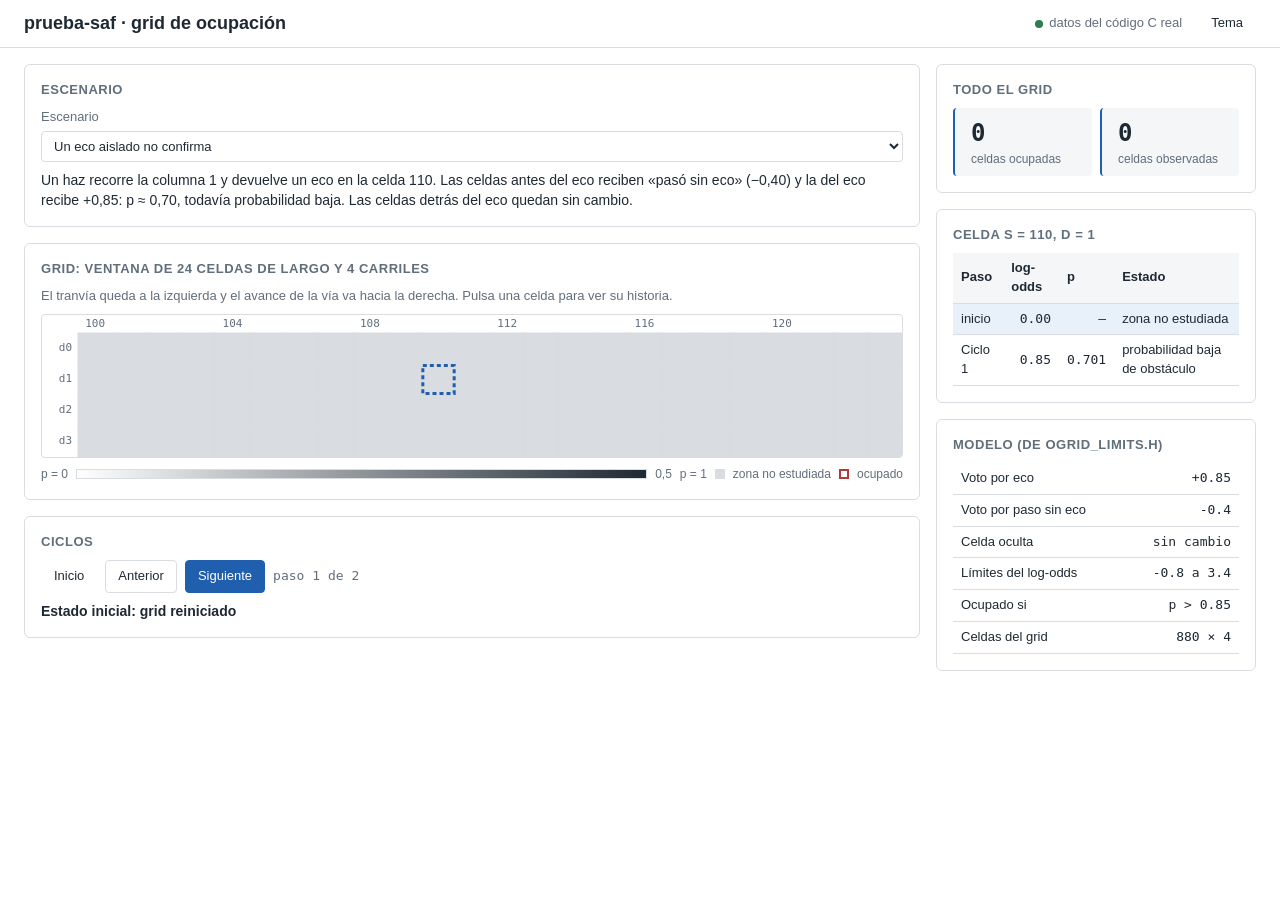
<file: frontend/index.html>
<!doctype html>
<html lang="es">
<head>
  <meta charset="utf-8">
  <meta name="viewport" content="width=device-width, initial-scale=1">
  <title>prueba-saf · Visor del grid</title>
  <link rel="stylesheet" href="tokens.css">
  <link rel="stylesheet" href="components.css">
  <link rel="stylesheet" href="viewer.css">
</head>
<body>
  <header class="ui-topbar">
    <div class="ui-topbar__title">prueba-saf · grid de ocupación</div>
    <div class="ui-topbar__meta">
      <span id="conn" class="ui-status">cargando</span>
      <button id="theme" class="ui-btn ui-btn--ghost" aria-label="Cambiar tema">Tema</button>
    </div>
  </header>
  <main class="ui-layout">
    <div>
      <section class="ui-panel">
        <h2 class="ui-panel__title">Escenario</h2>
        <label class="viewer-field">Escenario
          <select id="scenario" class="viewer-select"></select>
        </label>
        <p id="sc-text" class="viewer-text"></p>
      </section>
      <section class="ui-panel">
        <h2 class="ui-panel__title">Grid: ventana de 24 celdas de largo y 4 carriles</h2>
        <p class="viewer-hint">El tranvía queda a la izquierda y el avance de la vía va hacia la derecha. Pulsa una celda para ver su historia.</p>
        <canvas id="grid" class="ui-canvas viewer-canvas" aria-label="Ventana del grid de ocupación" tabindex="0"></canvas>
        <div class="ui-legend">
          <span>p = 0</span><div class="ui-legend__ramp"></div><span>0,5</span><span>p = 1</span>
          <div class="ui-legend__swatch"></div><span>zona no estudiada</span>
          <div class="viewer-swatch-occ"></div><span>ocupado</span>
        </div>
      </section>
      <section class="ui-panel">
        <h2 class="ui-panel__title">Ciclos</h2>
        <div class="viewer-controls">
          <button id="first" class="ui-btn ui-btn--ghost">Inicio</button>
          <button id="prev" class="ui-btn">Anterior</button>
          <button id="next" class="ui-btn ui-btn--primary">Siguiente</button>
          <span id="step-n" class="viewer-step"></span>
        </div>
        <p id="step-label" class="viewer-label" aria-live="polite"></p>
      </section>
    </div>
    <aside>
      <section class="ui-panel">
        <h2 class="ui-panel__title">Todo el grid</h2>
        <div class="ui-kpis">
          <div class="ui-kpi"><div><span id="k-occ" class="ui-kpi__value">—</span></div><div class="ui-kpi__label">celdas ocupadas</div></div>
          <div class="ui-kpi"><div><span id="k-obs" class="ui-kpi__value">—</span></div><div class="ui-kpi__label">celdas observadas</div></div>
        </div>
      </section>
      <section class="ui-panel">
        <h2 id="cell-title" class="ui-panel__title">Celda</h2>
        <table class="ui-table" aria-label="Historia de la celda">
          <thead><tr><th>Paso</th><th>log-odds</th><th>p</th><th>Estado</th></tr></thead>
          <tbody id="cell-rows"></tbody>
        </table>
      </section>
      <section class="ui-panel">
        <h2 class="ui-panel__title">Modelo (de ogrid_limits.h)</h2>
        <table class="ui-table" aria-label="Constantes del modelo">
          <tbody id="consts"></tbody>
        </table>
      </section>
    </aside>
  </main>
  <script type="module" src="app.js"></script>
</body>
</html>
</file>
<file: frontend/tokens.css>
/*
 * tokens.css — STD-UI. Generado a partir de tokens.json (no editar valores sin
 * actualizar tokens.json; `h tokens check` verifica que coinciden).
 */
:root {
  --c-bg: #FFFFFF;
  --c-surface: #F5F6F8;
  --c-border: #D9DCE1;
  --c-text: #1F2933;
  --c-text-muted: #616E7C;
  --c-accent: #1F5FAD;
  --c-accent-soft: #8FB3E0;
  --c-accent-tint: #E8F0FA;
  --c-ok: #2E7D4F;
  --c-warning: #B7791F;
  --c-error: #B23A3A;
  --c-grid-free: #FFFFFF;
  --c-grid-occupied: #1F2933;
  --c-grid-unknown: #D9DCE1;

  --font-sans: Inter, -apple-system, BlinkMacSystemFont, 'Segoe UI', Roboto, Helvetica, Arial, sans-serif;
  --font-mono: 'JetBrains Mono', ui-monospace, SFMono-Regular, Menlo, Consolas, monospace;

  --fs-xs: 12px;
  --fs-sm: 13px;
  --fs-md: 14px;
  --fs-lg: 18px;
  --fs-xl: 24px;

  --sp-xs: 4px;
  --sp-sm: 8px;
  --sp-md: 16px;
  --sp-lg: 24px;
  --sp-xl: 40px;

  --radius-sm: 4px;
  --radius-md: 6px;
  --stroke: 1px;
  --stroke-emphasis: 2px;
}

[data-theme="dark"] {
  --c-bg: #14191F;
  --c-surface: #1C232B;
  --c-border: #2E3842;
  --c-text: #E6E9ED;
  --c-text-muted: #9AA5B1;
  --c-accent: #5B8FD6;
  --c-accent-soft: #2C4A73;
  --c-accent-tint: #1A2A3F;
  --c-ok: #4FA374;
  --c-warning: #D69E3A;
  --c-error: #D46363;
  --c-grid-free: #14191F;
  --c-grid-occupied: #E6E9ED;
  --c-grid-unknown: #2E3842;
}
</file>
<file: frontend/components.css>
/* components.css — kit de componentes STD-UI §5. Solo variables de tokens.css. */
*, *::before, *::after { box-sizing: border-box; }
html, body { margin: 0; background: var(--c-bg); color: var(--c-text);
  font: 400 var(--fs-md)/1.45 var(--font-sans); }
.mono, code, .ui-kpi__value, .ui-table td.num { font-family: var(--font-mono);
  font-variant-numeric: tabular-nums; }

.ui-topbar { display: flex; align-items: center; justify-content: space-between;
  height: 48px; padding: 0 var(--sp-lg); border-bottom: var(--stroke) solid var(--c-border); }
.ui-topbar__title { font-size: var(--fs-lg); font-weight: 600; }
.ui-topbar__meta { display: flex; gap: var(--sp-md); align-items: center; color: var(--c-text-muted);
  font-size: var(--fs-sm); }

.ui-layout { display: grid; grid-template-columns: minmax(0, 1fr) 320px; gap: var(--sp-md);
  padding: var(--sp-md) var(--sp-lg); }
@media (max-width: 900px) { .ui-layout { grid-template-columns: 1fr; } }

.ui-panel { background: var(--c-bg); border: var(--stroke) solid var(--c-border);
  border-radius: var(--radius-md); padding: var(--sp-md); }
.ui-panel + .ui-panel { margin-top: var(--sp-md); }
.ui-panel__title { margin: 0 0 var(--sp-sm); font-size: var(--fs-sm); font-weight: 600;
  text-transform: uppercase; letter-spacing: .04em; color: var(--c-text-muted); }

.ui-btn { font: inherit; font-size: var(--fs-sm); padding: 6px 12px; border-radius: var(--radius-sm);
  border: var(--stroke) solid var(--c-border); background: var(--c-bg); color: var(--c-text);
  cursor: pointer; }
.ui-btn:hover { border-color: var(--c-accent); }
.ui-btn:focus-visible { outline: var(--stroke-emphasis) solid var(--c-accent); outline-offset: 2px; }
.ui-btn--primary { background: var(--c-accent); border-color: var(--c-accent); color: #FFFFFF; }
.ui-btn--ghost { border-color: transparent; background: transparent; }

.ui-status { display: inline-flex; align-items: center; gap: 6px; font-size: var(--fs-sm); }
.ui-status::before { content: ""; width: 8px; height: 8px; border-radius: 50%;
  background: var(--c-text-muted); }
.ui-status--ok::before { background: var(--c-ok); }
.ui-status--warn::before { background: var(--c-warning); }
.ui-status--err::before { background: var(--c-error); }

.ui-table { width: 100%; border-collapse: collapse; font-size: var(--fs-sm); }
.ui-table th { text-align: left; font-weight: 600; background: var(--c-surface);
  padding: 6px 8px; border-bottom: var(--stroke) solid var(--c-border); }
.ui-table td { padding: 6px 8px; border-bottom: var(--stroke) solid var(--c-border); }
.ui-table td.num { text-align: right; }

.ui-kpis { display: grid; grid-template-columns: repeat(2, minmax(0, 1fr)); gap: var(--sp-sm); }
.ui-kpi { background: var(--c-surface); border-radius: var(--radius-sm); padding: var(--sp-sm) var(--sp-md);
  border-left: var(--stroke-emphasis) solid var(--c-accent); }
.ui-kpi__value { font-size: var(--fs-xl); font-weight: 600; }
.ui-kpi__unit { font-size: var(--fs-sm); color: var(--c-text-muted); margin-left: 2px; }
.ui-kpi__label { font-size: var(--fs-xs); color: var(--c-text-muted); }

.ui-slider { display: grid; grid-template-columns: 1fr auto; gap: 4px var(--sp-sm);
  font-size: var(--fs-sm); margin-bottom: var(--sp-sm); }
.ui-slider input[type=range] { grid-column: 1 / -1; accent-color: var(--c-accent); }
.ui-slider output { font-family: var(--font-mono); color: var(--c-text-muted); }

.ui-legend { display: flex; align-items: center; gap: var(--sp-sm); font-size: var(--fs-xs);
  color: var(--c-text-muted); margin-top: var(--sp-sm); }
.ui-legend__ramp { flex: 1; height: 10px; border: var(--stroke) solid var(--c-border);
  background: linear-gradient(90deg, var(--c-grid-free), var(--c-grid-occupied)); }
.ui-legend__swatch { width: 10px; height: 10px; border: var(--stroke) solid var(--c-border);
  background: var(--c-grid-unknown); }

.ui-canvas { display: block; width: 100%; aspect-ratio: 4 / 3; background: var(--c-bg);
  border: var(--stroke) solid var(--c-border); border-radius: var(--radius-sm); }
</file>
<file: frontend/viewer.css>
/* viewer.css — ajustes del visor del grid. Solo variables de tokens.css. */
.viewer-field { display: grid; gap: var(--sp-xs); font-size: var(--fs-sm); color: var(--c-text-muted); }
.viewer-select { font: inherit; padding: 6px 8px; border-radius: var(--radius-sm);
  border: var(--stroke) solid var(--c-border); background: var(--c-bg); color: var(--c-text); }
.viewer-select:focus-visible, .viewer-canvas:focus-visible { outline: var(--stroke-emphasis) solid var(--c-accent);
  outline-offset: 2px; }
.viewer-text { margin: var(--sp-sm) 0 0; font-size: var(--fs-md); }
.viewer-hint { margin: 0 0 var(--sp-sm); font-size: var(--fs-sm); color: var(--c-text-muted); }
.viewer-canvas { aspect-ratio: 24 / 4; cursor: pointer; }
.viewer-controls { display: flex; gap: var(--sp-sm); align-items: center; flex-wrap: wrap; }
.viewer-step { font-family: var(--font-mono); font-size: var(--fs-sm); color: var(--c-text-muted); }
.viewer-label { margin: var(--sp-sm) 0 0; font-size: var(--fs-md); font-weight: 600; }
.viewer-swatch-occ { width: 10px; height: 10px; border: var(--stroke-emphasis) solid var(--c-error);
  background: var(--c-bg); }
.ui-table tr.is-current td { background: var(--c-accent-tint); }
</file>
